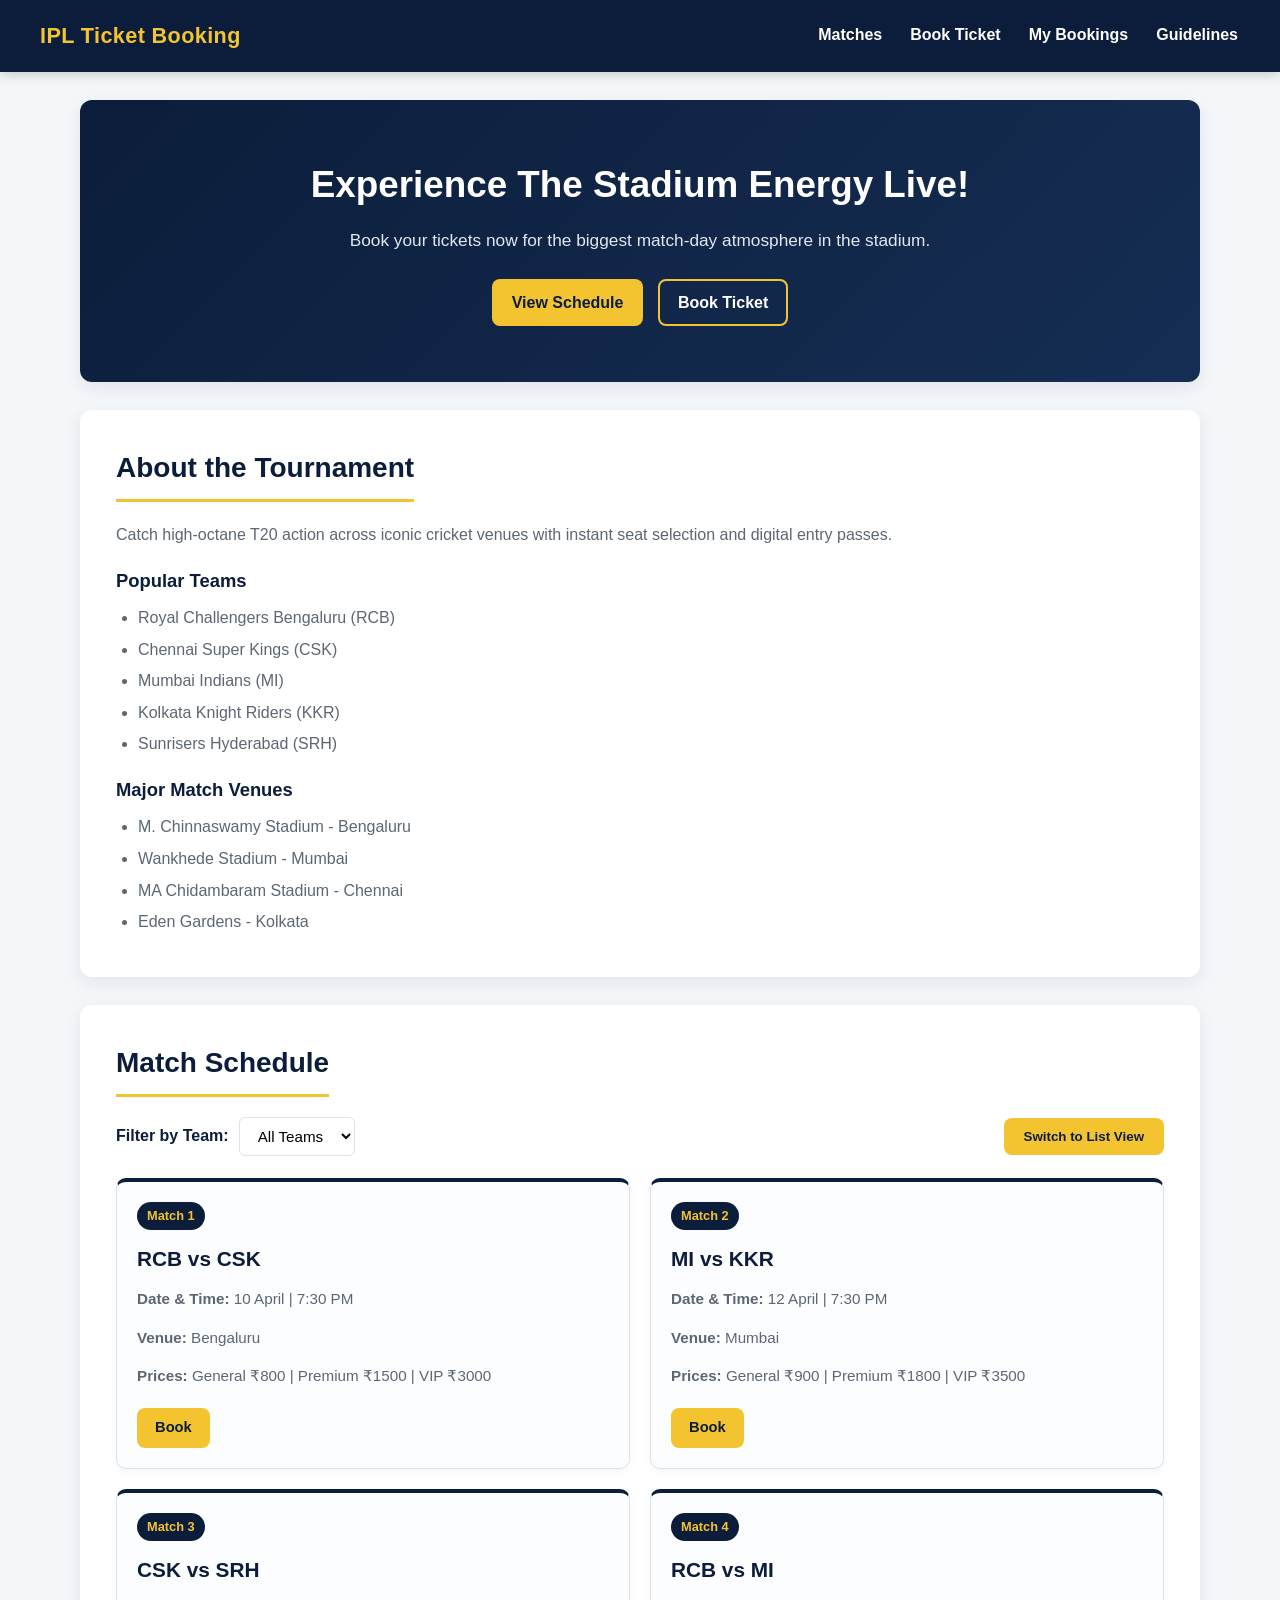
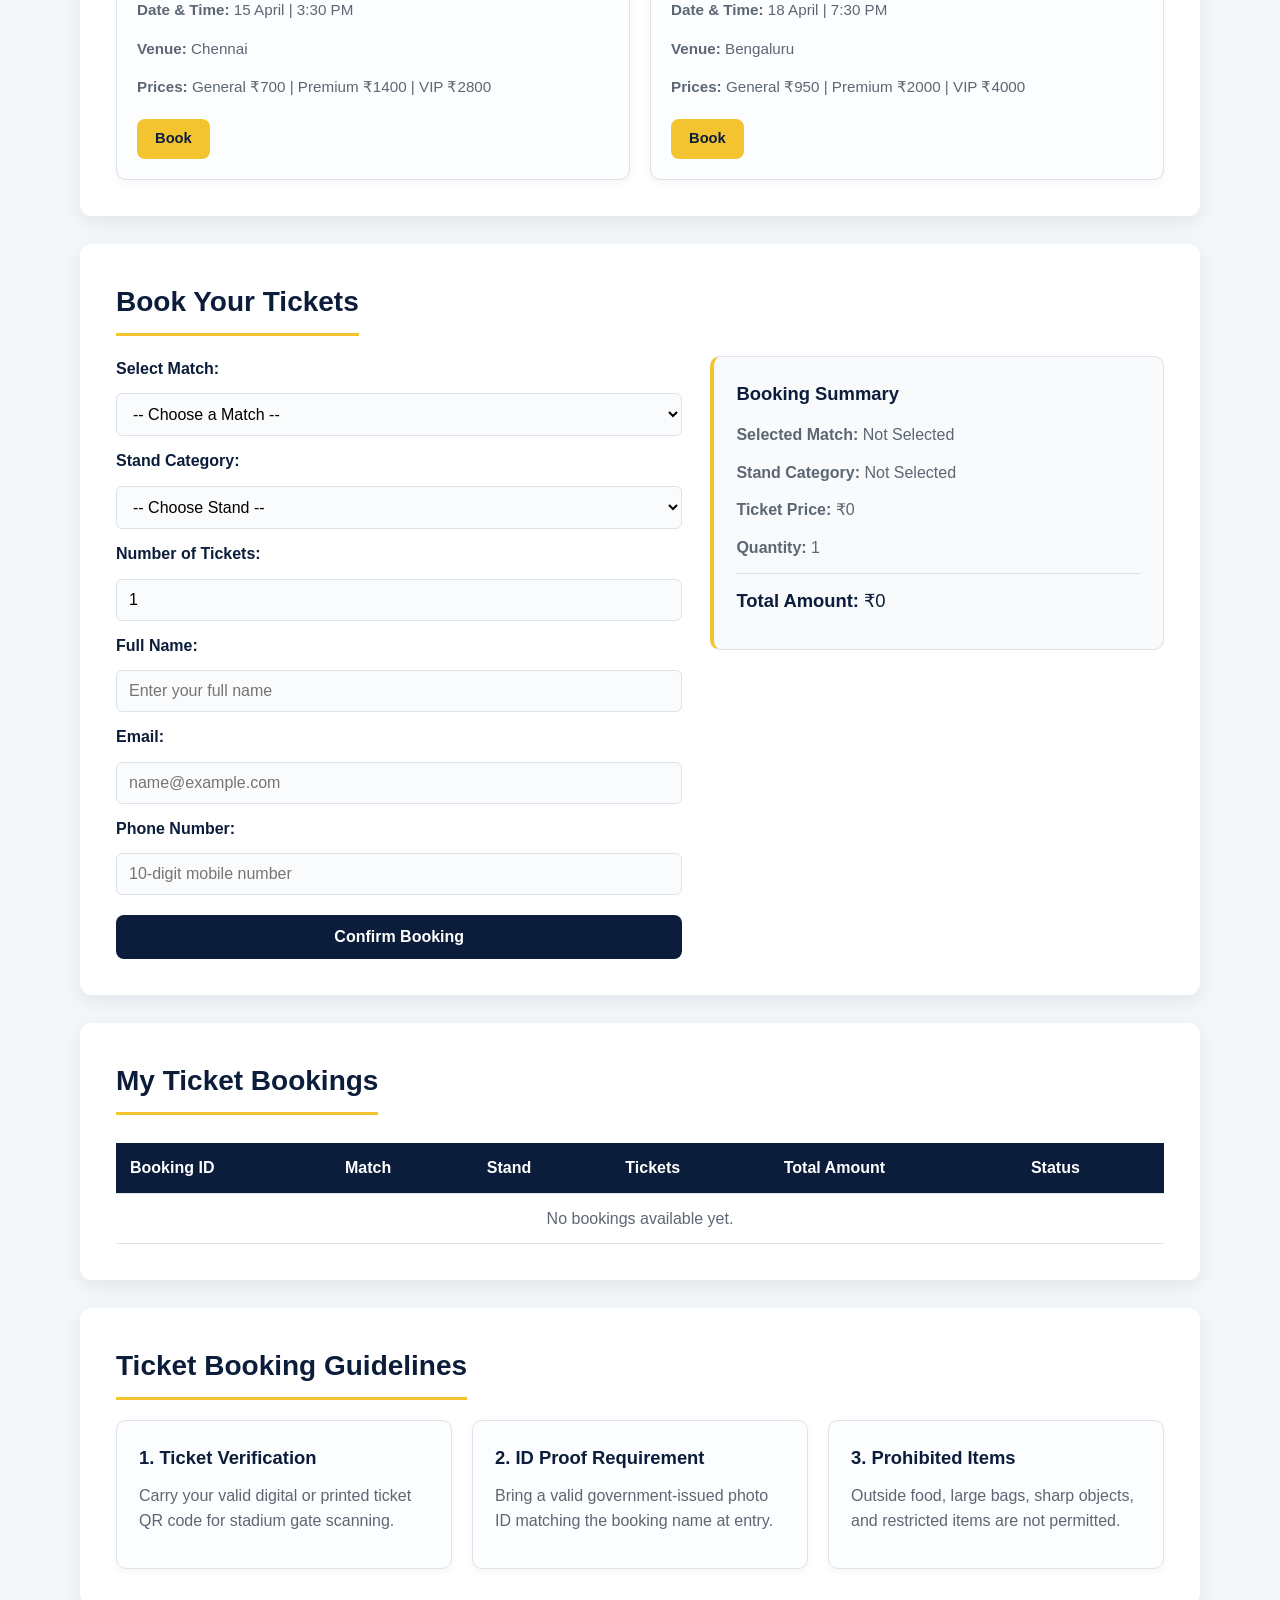
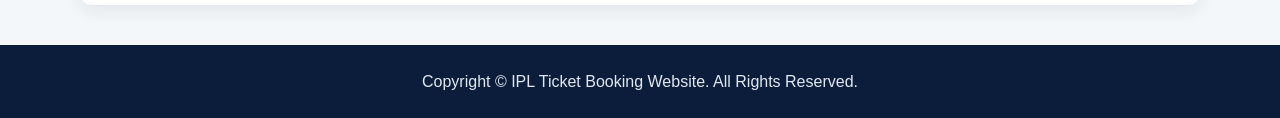
<file: index.html>
<!DOCTYPE html>
<html lang="en">
<head>
    <meta charset="UTF-8">
    <meta name="viewport" content="width=device-width, initial-scale=1.0">
    <title>IPL Ticket Booking</title>
    <link rel="stylesheet" href="styles.css">
</head>
<body>

    <!-- Navigation Bar (Flexbox + Mobile Hamburger) -->
    <header>
        <div class="logo">IPL Ticket Booking</div>

        <button type="button" class="hamburger" id="hamburger-btn" aria-label="Toggle navigation" aria-expanded="false">
            &#9776;
        </button>

        <nav id="main-nav">
            <a href="#matches">Matches</a>
            <a href="#book-ticket">Book Ticket</a>
            <a href="#my-bookings">My Bookings</a>
            <a href="#guidelines">Guidelines</a>
        </nav>
    </header>

    <!-- Hero (Banner) Section -->
    <section id="banner">
        <h1>Experience The Stadium Energy Live!</h1>
        <p>Book your tickets now for the biggest match-day atmosphere in the stadium.</p>
        <a href="#matches" class="btn-primary">View Schedule</a>
        <a href="#book-ticket" class="btn-secondary">Book Ticket</a>
    </section>

    <!-- About Section -->
    <section id="about">
        <h2>About the Tournament</h2>
        <p>Catch high-octane T20 action across iconic cricket venues with instant seat selection and digital entry passes.</p>

        <h3>Popular Teams</h3>
        <ul>
            <li>Royal Challengers Bengaluru (RCB)</li>
            <li>Chennai Super Kings (CSK)</li>
            <li>Mumbai Indians (MI)</li>
            <li>Kolkata Knight Riders (KKR)</li>
            <li>Sunrisers Hyderabad (SRH)</li>
        </ul>

        <h3>Major Match Venues</h3>
        <ul>
            <li>M. Chinnaswamy Stadium - Bengaluru</li>
            <li>Wankhede Stadium - Mumbai</li>
            <li>MA Chidambaram Stadium - Chennai</li>
            <li>Eden Gardens - Kolkata</li>
        </ul>
    </section>

    <!-- Match Schedule Section (CSS Grid Cards + Filter + Grid/List Toggle) -->
    <section id="matches">
        <h2>Match Schedule</h2>

        <div class="schedule-controls">
            <div class="filter-group">
                <label for="team-filter">Filter by Team:</label>
                <select id="team-filter">
                    <option value="ALL">All Teams</option>
                    <option value="RCB">RCB</option>
                    <option value="CSK">CSK</option>
                    <option value="MI">MI</option>
                    <option value="KKR">KKR</option>
                    <option value="SRH">SRH</option>
                </select>
            </div>

            <button type="button" id="view-toggle-btn" class="btn-toggle">Switch to List View</button>
        </div>

        <div class="matches-grid" id="matches-container">
            <article class="match-card" data-teams="RCB CSK">
                <span class="match-badge">Match 1</span>
                <h3>RCB vs CSK</h3>
                <p class="match-meta"><strong>Date &amp; Time:</strong> 10 April | 7:30 PM</p>
                <p class="match-meta"><strong>Venue:</strong> Bengaluru</p>
                <p class="match-prices"><strong>Prices:</strong> General ₹800 | Premium ₹1500 | VIP ₹3000</p>
                <a href="#book-ticket" class="book-match-btn" data-match="RCB vs CSK">Book</a>
            </article>

            <article class="match-card" data-teams="MI KKR">
                <span class="match-badge">Match 2</span>
                <h3>MI vs KKR</h3>
                <p class="match-meta"><strong>Date &amp; Time:</strong> 12 April | 7:30 PM</p>
                <p class="match-meta"><strong>Venue:</strong> Mumbai</p>
                <p class="match-prices"><strong>Prices:</strong> General ₹900 | Premium ₹1800 | VIP ₹3500</p>
                <a href="#book-ticket" class="book-match-btn" data-match="MI vs KKR">Book</a>
            </article>

            <article class="match-card" data-teams="CSK SRH">
                <span class="match-badge">Match 3</span>
                <h3>CSK vs SRH</h3>
                <p class="match-meta"><strong>Date &amp; Time:</strong> 15 April | 3:30 PM</p>
                <p class="match-meta"><strong>Venue:</strong> Chennai</p>
                <p class="match-prices"><strong>Prices:</strong> General ₹700 | Premium ₹1400 | VIP ₹2800</p>
                <a href="#book-ticket" class="book-match-btn" data-match="CSK vs SRH">Book</a>
            </article>

            <article class="match-card" data-teams="RCB MI">
                <span class="match-badge">Match 4</span>
                <h3>RCB vs MI</h3>
                <p class="match-meta"><strong>Date &amp; Time:</strong> 18 April | 7:30 PM</p>
                <p class="match-meta"><strong>Venue:</strong> Bengaluru</p>
                <p class="match-prices"><strong>Prices:</strong> General ₹950 | Premium ₹2000 | VIP ₹4000</p>
                <a href="#book-ticket" class="book-match-btn" data-match="RCB vs MI">Book</a>
            </article>
        </div>
    </section>

    <!-- Ticket Booking Section -->
    <section id="book-ticket">
        <h2>Book Your Tickets</h2>

        <div class="booking-container">
            <form id="booking-form" class="booking-form">
                <label for="match-select">Select Match:</label>
                <select id="match-select" name="match" required>
                    <option value="" disabled selected>-- Choose a Match --</option>
                    <option value="RCB vs CSK">RCB vs CSK (Bengaluru)</option>
                    <option value="MI vs KKR">MI vs KKR (Mumbai)</option>
                    <option value="CSK vs SRH">CSK vs SRH (Chennai)</option>
                    <option value="RCB vs MI">RCB vs MI (Bengaluru)</option>
                </select>

                <label for="stand-select">Stand Category:</label>
                <select id="stand-select" name="stand" required>
                    <option value="" disabled selected>-- Choose Stand --</option>
                    <option value="General">General</option>
                    <option value="Premium">Premium</option>
                    <option value="VIP">VIP</option>
                </select>

                <label for="ticket-qty">Number of Tickets:</label>
                <input type="number" id="ticket-qty" name="tickets" min="1" max="10" value="1" required>

                <label for="full-name">Full Name:</label>
                <input type="text" id="full-name" name="name" minlength="3" required placeholder="Enter your full name">

                <label for="email-address">Email:</label>
                <input type="email" id="email-address" name="email" required placeholder="name@example.com">

                <label for="phone-number">Phone Number:</label>
                <input type="tel" id="phone-number" name="phone" pattern="[0-9]{10}" placeholder="10-digit mobile number" required>

                <button type="submit" class="btn-submit">Confirm Booking</button>
            </form>

            <!-- Booking Summary Card -->
            <aside class="booking-summary" id="summary-section">
                <h3>Booking Summary</h3>
                <p><strong>Selected Match:</strong> <span id="sum-match">Not Selected</span></p>
                <p><strong>Stand Category:</strong> <span id="sum-stand">Not Selected</span></p>
                <p><strong>Ticket Price:</strong> <span id="sum-price">₹0</span></p>
                <p><strong>Quantity:</strong> <span id="sum-qty">0</span></p>
                <hr>
                <p class="summary-total"><strong>Total Amount:</strong> <span id="sum-total">₹0</span></p>
            </aside>
        </div>
    </section>

    <!-- My Ticket Bookings Section -->
    <section id="my-bookings">
        <h2>My Ticket Bookings</h2>
        <div class="table-wrapper">
            <table>
                <thead>
                    <tr>
                        <th>Booking ID</th>
                        <th>Match</th>
                        <th>Stand</th>
                        <th>Tickets</th>
                        <th>Total Amount</th>
                        <th>Status</th>
                    </tr>
                </thead>
                <tbody id="bookings-tbody">
                    <tr id="empty-bookings-row">
                        <td colspan="6" class="empty-cell">No bookings available yet.</td>
                    </tr>
                </tbody>
            </table>
        </div>
    </section>

    <!-- Guidelines Section (3-Column CSS Grid) -->
    <section id="guidelines">
        <h2>Ticket Booking Guidelines</h2>
        <div class="cards">
            <article class="card">
                <h3>1. Ticket Verification</h3>
                <p>Carry your valid digital or printed ticket QR code for stadium gate scanning.</p>
            </article>
            <article class="card">
                <h3>2. ID Proof Requirement</h3>
                <p>Bring a valid government-issued photo ID matching the booking name at entry.</p>
            </article>
            <article class="card">
                <h3>3. Prohibited Items</h3>
                <p>Outside food, large bags, sharp objects, and restricted items are not permitted.</p>
            </article>
        </div>
    </section>

    <!-- Footer -->
    <footer>
        <p>Copyright &copy; IPL Ticket Booking Website. All Rights Reserved.</p>
    </footer>

    <script src="app.js"></script>
</body>
</html>
</file>
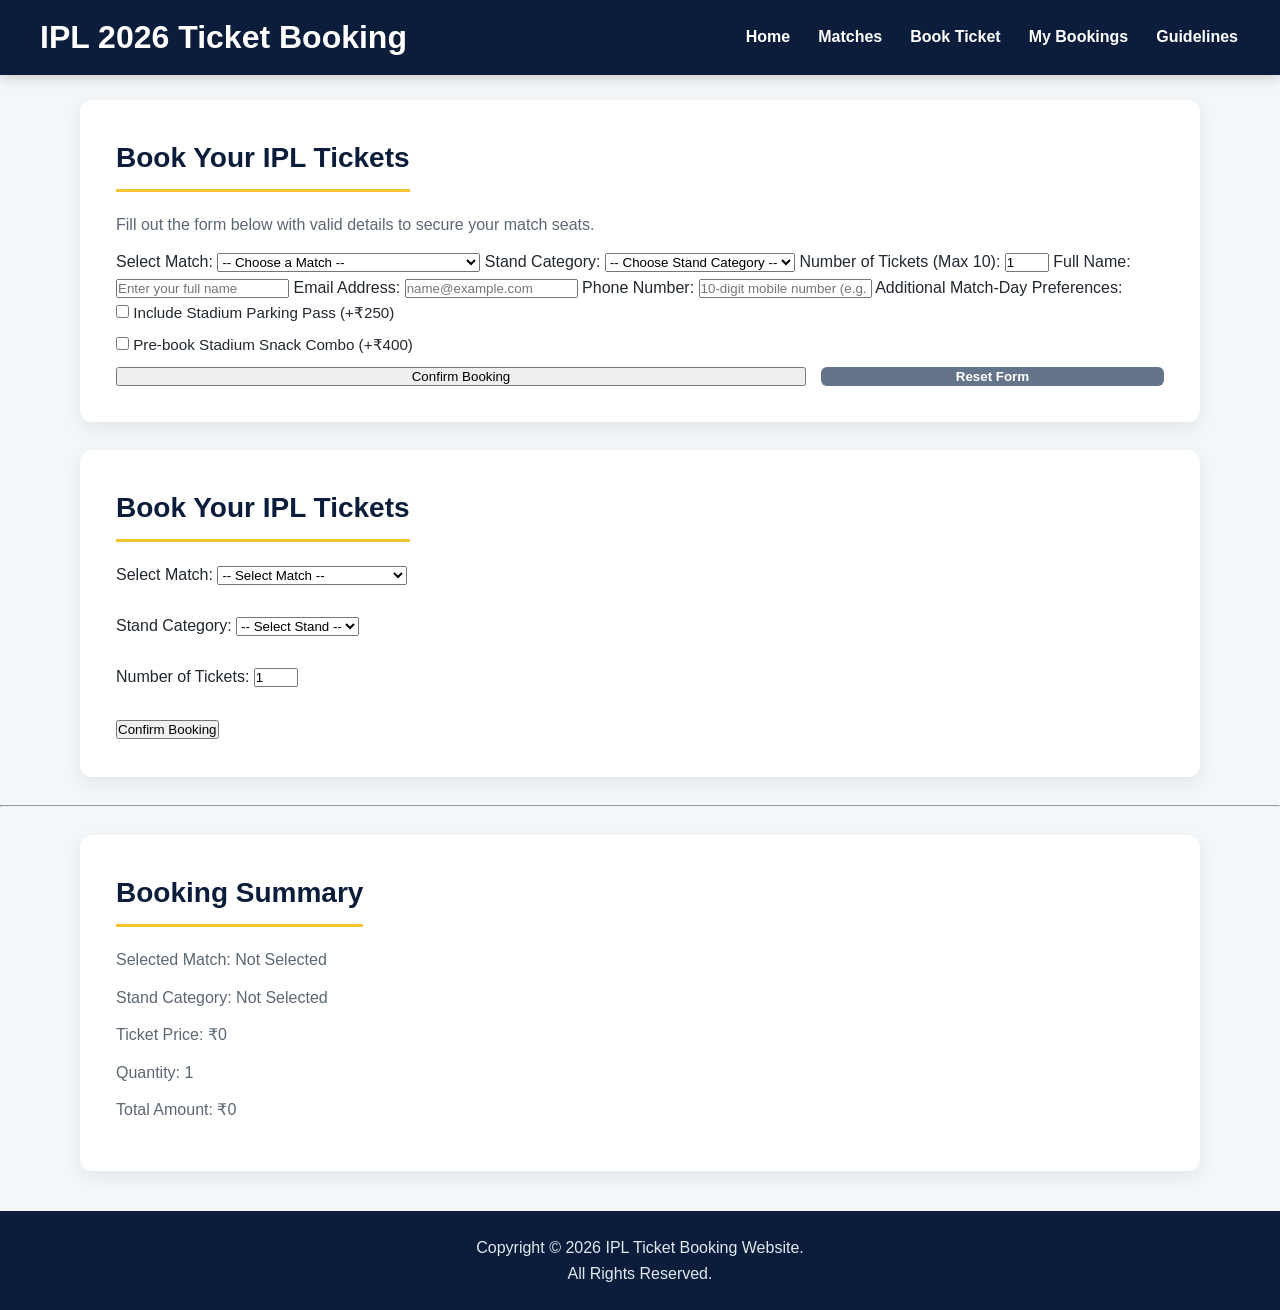
<file: booking.html>
<!DOCTYPE html>
<html lang="en">
<head>
    <meta charset="UTF-8">
    <meta name="viewport" content="width=device-width, initial-scale=1.0">
    <title>Book Tickets - IPL 2026</title>
    <link rel="stylesheet" href="styles.css">
</head>
<body>

    <!-- Navigation Bar -->
    <header>
        <h1>IPL 2026 Ticket Booking</h1>
        <nav>
            <a href="index.html">Home</a>
            <a href="index.html#matches">Matches</a>
            <a href="booking.html">Book Ticket</a>
            <a href="index.html#mybookings">My Bookings</a>
            <a href="index.html#guidelines">Guidelines</a>
        </nav>
    </header>

    <!-- Ticket Booking Form Section -->
    <section id="booking">
        <h2>Book Your IPL Tickets</h2>
        <p>Fill out the form below with valid details to secure your match seats.</p>

        <!-- Form with JavaScript onsubmit to handle validation & prevent 405 server error on Live Server -->
        <form onsubmit="alert('Booking submitted successfully! Your tickets are reserved.'); return false;">

            <!-- Match Selection -->
            <label for="match">Select Match:</label>
            <select id="match" name="match" required>
                <option value="" disabled selected>-- Choose a Match --</option>
                <option value="rcb-csk">RCB vs CSK (10 April 2026 - Bengaluru)</option>
                <option value="mi-kkr">MI vs KKR (12 April 2026 - Mumbai)</option>
                <option value="csk-srh">CSK vs SRH (15 April 2026 - Chennai)</option>
            </select>

            <!-- Stand Category -->
            <label for="stand">Stand Category:</label>
            <select id="stand" name="stand" required>
                <option value="" disabled selected>-- Choose Stand Category --</option>
                <option value="general">General (₹700 - ₹900)</option>
                <option value="premium">Premium (₹1400 - ₹1800)</option>
                <option value="vip">VIP (₹2800 - ₹3500)</option>
            </select>

            <!-- Number of Tickets -->
            <label for="tickets">Number of Tickets (Max 10):</label>
            <input type="number" id="tickets" name="tickets" min="1" max="10" value="1" required>

            <!-- Personal Details -->
            <label for="fullname">Full Name:</label>
            <input type="text" id="fullname" name="fullname" minlength="3" maxlength="50" placeholder="Enter your full name" required>

            <label for="email">Email Address:</label>
            <input type="email" id="email" name="email" placeholder="name@example.com" required>

            <label for="phone">Phone Number:</label>
            <input type="tel" id="phone" name="phone" pattern="[0-9]{10}" placeholder="10-digit mobile number (e.g. 9876543210)" required>

            <!-- Additional Preferences (Checkboxes) -->
            <label>Additional Match-Day Preferences:</label>
            <div style="display: flex; flex-direction: column; gap: 8px; margin-bottom: 5px;">
                <label style="font-weight: normal; font-size: 0.95rem;">
                    <input type="checkbox" name="preferences" value="parking"> Include Stadium Parking Pass (+₹250)
                </label>
                <label style="font-weight: normal; font-size: 0.95rem;">
                    <input type="checkbox" name="preferences" value="meals"> Pre-book Stadium Snack Combo (+₹400)
                </label>
            </div>

            <!-- Buttons -->
            <div style="display: flex; gap: 15px; margin-top: 10px;">
                <input type="submit" value="Confirm Booking" style="flex: 2;">
                <input type="reset" value="Reset Form" style="flex: 1; background-color: #64748b; color: white; border: none; border-radius: 6px; font-weight: 700; cursor: pointer;">
            </div>

        </form>
    </section>

    <!-- Ticket Booking Form -->
    <section id="booking">
        <h2>Book Your IPL Tickets</h2>

        <form id="booking-form">

            <label for="match-select">Select Match:</label>
            <select id="match-select" required>
                <option value="" disabled selected>-- Select Match --</option>
                <option value="RCB vs CSK">RCB vs CSK (10 April 2026)</option>
                <option value="MI vs KKR">MI vs KKR (12 April 2026)</option>
                <option value="CSK vs SRH">CSK vs SRH (15 April 2026)</option>
            </select>

            <br><br>

            <label for="stand-select">Stand Category:</label>
            <select id="stand-select" required>
                <option value="" disabled selected>-- Select Stand --</option>
                <option value="General">General</option>
                <option value="Premium">Premium</option>
                <option value="VIP">VIP</option>
            </select>

            <br><br>

            <label for="ticket-qty">Number of Tickets:</label>
            <input type="number" id="ticket-qty" min="1" max="10" value="1" required>

            <br><br>
            <input type="submit" value="Confirm Booking">
        </form>
    </section>

    <hr>

    <!-- Booking Summary Card -->
    <section id="summary-section">
        <h2>Booking Summary</h2>

        <p>Selected Match: <span id="sum-match">Not Selected</span></p>
        <p>Stand Category: <span id="sum-stand">Not Selected</span></p>
        <p>Ticket Price: <span id="sum-price">Not Available</span></p>
        <p>Quantity: <span id="sum-qty">0</span></p>
        <p>Total Amount: <span id="sum-total">₹0</span></p>
    </section>

    <!-- Footer -->
    <footer>
        <p>Copyright © 2026 IPL Ticket Booking Website.</p>
        <p>All Rights Reserved.</p>
    </footer>
    <script src="app.js"></script>

</body>
</html>
</file>
<file: styles.css>
/* --- CSS Variables & Theme Setup --- */
:root {
    --primary-color: #0b1d3a;
    --secondary-color: #162e54;
    --accent-color: #f4c430;
    --accent-hover: #d8a91e;
    --bg-color: #f4f7f9;
    --card-bg: #ffffff;
    --text-color: #222831;
    --text-light: #5c6773;
    --border-color: #dce3ea;
    --shadow: 0 6px 18px rgba(11, 29, 58, 0.08);
}

/* --- Global Reset --- */
* {
    margin: 0;
    padding: 0;
    box-sizing: border-box;
}

html {
    scroll-behavior: smooth;
}

body {
    font-family: 'Segoe UI', Tahoma, Geneva, Verdana, sans-serif;
    background-color: var(--bg-color);
    color: var(--text-color);
    line-height: 1.6;
    padding-top: 72px;
}

/* --- Navigation Bar (Flexbox) --- */
header {
    position: fixed;
    top: 0;
    left: 0;
    width: 100%;
    min-height: 72px;
    background-color: var(--primary-color);
    color: #ffffff;
    display: flex;
    justify-content: space-between;
    align-items: center;
    padding: 12px 40px;
    z-index: 1000;
    box-shadow: 0 2px 12px rgba(0, 0, 0, 0.2);
}

.logo {
    font-size: 1.35rem;
    font-weight: 700;
    color: var(--accent-color);
    letter-spacing: 0.4px;
}

nav {
    display: flex;
    align-items: center;
    gap: 24px;
}

nav a {
    color: #ffffff;
    text-decoration: none;
    font-weight: 600;
    padding: 6px 2px;
    border-bottom: 2px solid transparent;
    transition: color 0.25s ease, border-color 0.25s ease;
}

nav a:hover {
    color: var(--accent-color);
    border-bottom-color: var(--accent-color);
}

.hamburger {
    display: none;
    background: transparent;
    color: #ffffff;
    border: 1px solid rgba(255, 255, 255, 0.35);
    border-radius: 6px;
    font-size: 1.4rem;
    line-height: 1;
    padding: 6px 12px;
    cursor: pointer;
}

/* --- Main Sections --- */
section {
    max-width: 1120px;
    margin: 28px auto;
    background-color: var(--card-bg);
    padding: 36px;
    border-radius: 12px;
    box-shadow: var(--shadow);
}

section h2 {
    color: var(--primary-color);
    font-size: 1.75rem;
    margin-bottom: 20px;
    padding-bottom: 8px;
    border-bottom: 3px solid var(--accent-color);
    display: inline-block;
}

section h3 {
    color: var(--primary-color);
    font-size: 1.15rem;
    margin-top: 18px;
    margin-bottom: 10px;
}

p {
    color: var(--text-light);
    margin-bottom: 12px;
}

ul {
    padding-left: 22px;
    color: var(--text-light);
}

ul li {
    margin-bottom: 6px;
}

/* --- Hero Section --- */
#banner {
    background: linear-gradient(135deg, var(--primary-color), var(--secondary-color));
    color: #ffffff;
    text-align: center;
    padding: 56px 24px;
}

#banner h1 {
    font-size: 2.3rem;
    margin-bottom: 12px;
    color: #ffffff;
}

#banner p {
    color: #e2e8f0;
    font-size: 1.08rem;
    max-width: 620px;
    margin: 0 auto 24px;
}

.btn-primary,
.btn-secondary,
.book-match-btn,
.btn-toggle {
    display: inline-block;
    text-decoration: none;
    font-weight: 700;
    border-radius: 8px;
    cursor: pointer;
    transition: transform 0.2s ease, background-color 0.25s ease;
}

.btn-primary,
.book-match-btn,
.btn-toggle {
    background-color: var(--accent-color);
    color: var(--primary-color);
    border: none;
    padding: 11px 20px;
}

.btn-primary:hover,
.book-match-btn:hover,
.btn-toggle:hover {
    background-color: var(--accent-hover);
    transform: translateY(-2px);
}

.btn-secondary {
    background-color: transparent;
    color: #ffffff;
    border: 2px solid var(--accent-color);
    padding: 9px 18px;
    margin-left: 10px;
}

.btn-secondary:hover {
    background-color: rgba(244, 196, 48, 0.14);
}

/* --- Match Schedule Controls & CSS Grid --- */
.schedule-controls {
    display: flex;
    justify-content: space-between;
    align-items: center;
    flex-wrap: wrap;
    gap: 16px;
    margin-bottom: 22px;
}

.filter-group {
    display: flex;
    align-items: center;
    gap: 10px;
}

.filter-group label {
    font-weight: 700;
    color: var(--primary-color);
}

.filter-group select {
    padding: 9px 14px;
    border: 1px solid var(--border-color);
    border-radius: 6px;
    font-size: 0.95rem;
    background-color: #ffffff;
}

.matches-grid {
    display: grid;
    grid-template-columns: repeat(2, minmax(0, 1fr));
    gap: 20px;
}

.match-card {
    border: 1px solid var(--border-color);
    border-top: 4px solid var(--primary-color);
    border-radius: 10px;
    padding: 20px;
    background-color: #fcfdfe;
    display: flex;
    flex-direction: column;
    justify-content: space-between;
    gap: 10px;
    box-shadow: 0 3px 10px rgba(0, 0, 0, 0.04);
}

.match-card.hidden {
    display: none;
}

.match-badge {
    align-self: flex-start;
    background-color: var(--primary-color);
    color: var(--accent-color);
    font-size: 0.8rem;
    font-weight: 700;
    padding: 4px 10px;
    border-radius: 999px;
}

.match-card h3 {
    margin: 2px 0;
    font-size: 1.3rem;
}

.match-meta,
.match-prices {
    margin-bottom: 4px;
    font-size: 0.95rem;
}

.book-match-btn {
    align-self: flex-start;
    margin-top: 6px;
    padding: 8px 18px;
    font-size: 0.92rem;
}

/* List View Toggle State */
.matches-grid.list-view {
    grid-template-columns: 1fr;
}

.matches-grid.list-view .match-card {
    flex-direction: row;
    align-items: center;
    flex-wrap: wrap;
    gap: 16px;
}

/* --- Booking Form & Summary --- */
.booking-container {
    display: flex;
    gap: 28px;
    align-items: flex-start;
}

.booking-form {
    flex: 1.4;
    display: flex;
    flex-direction: column;
    gap: 12px;
}

.booking-form label {
    font-weight: 600;
    color: var(--primary-color);
}

.booking-form input,
.booking-form select {
    width: 100%;
    padding: 11px 12px;
    border: 1px solid var(--border-color);
    border-radius: 6px;
    font-size: 1rem;
    background-color: #fafbfc;
}

.booking-form input:focus,
.booking-form select:focus {
    outline: none;
    border-color: var(--primary-color);
    background-color: #ffffff;
}

.btn-submit {
    margin-top: 8px;
    background-color: var(--primary-color);
    color: #ffffff;
    border: none;
    border-radius: 8px;
    padding: 13px;
    font-size: 1rem;
    font-weight: 700;
    cursor: pointer;
    transition: background-color 0.25s ease;
}

.btn-submit:hover {
    background-color: var(--secondary-color);
}

.booking-summary {
    flex: 1;
    background-color: #f8fafc;
    border: 1px solid var(--border-color);
    border-left: 4px solid var(--accent-color);
    border-radius: 10px;
    padding: 22px;
}

.booking-summary h3 {
    margin-top: 0;
    margin-bottom: 14px;
}

.booking-summary hr {
    border: 0;
    border-top: 1px solid var(--border-color);
    margin: 12px 0;
}

.summary-total {
    font-size: 1.15rem;
    color: var(--primary-color);
}

/* --- Bookings Table --- */
.table-wrapper {
    width: 100%;
    overflow-x: auto;
}

table {
    width: 100%;
    border-collapse: collapse;
    margin-top: 8px;
}

th,
td {
    padding: 12px 14px;
    text-align: left;
    border-bottom: 1px solid var(--border-color);
}

th {
    background-color: var(--primary-color);
    color: #ffffff;
    font-weight: 600;
}

.empty-cell {
    text-align: center;
    color: var(--text-light);
}

/* --- Guidelines (3-Column CSS Grid) --- */
.cards {
    display: grid;
    grid-template-columns: repeat(3, minmax(0, 1fr));
    gap: 20px;
}

.card {
    background-color: #fcfdfe;
    border: 1px solid var(--border-color);
    border-radius: 10px;
    padding: 22px;
    box-shadow: 0 3px 10px rgba(0, 0, 0, 0.04);
}

.card h3 {
    margin-top: 0;
}

/* --- Footer --- */
footer {
    background-color: var(--primary-color);
    color: #ffffff;
    text-align: center;
    padding: 24px;
    margin-top: 40px;
}

footer p {
    color: #e2e8f0;
    margin: 0;
}

/* --- Responsive Media Queries (Tablets & Phones) --- */
@media (max-width: 900px) {
    .cards {
        grid-template-columns: 1fr;
    }

    .booking-container {
        flex-direction: column;
    }
}

@media (max-width: 768px) {
    header {
        padding: 12px 20px;
    }

    .hamburger {
        display: block;
    }

    nav {
        display: none;
        position: absolute;
        top: 72px;
        left: 0;
        width: 100%;
        background-color: var(--primary-color);
        flex-direction: column;
        align-items: flex-start;
        padding: 16px 24px;
        gap: 14px;
        box-shadow: 0 8px 16px rgba(0, 0, 0, 0.2);
    }

    nav.open {
        display: flex;
    }

    section {
        margin: 18px 14px;
        padding: 24px 18px;
    }

    #banner h1 {
        font-size: 1.75rem;
    }

    .btn-secondary {
        margin-left: 0;
        margin-top: 10px;
    }

    .matches-grid,
    .matches-grid.list-view {
        grid-template-columns: 1fr;
    }

    .matches-grid.list-view .match-card {
        flex-direction: column;
        align-items: flex-start;
    }
}
</file>
